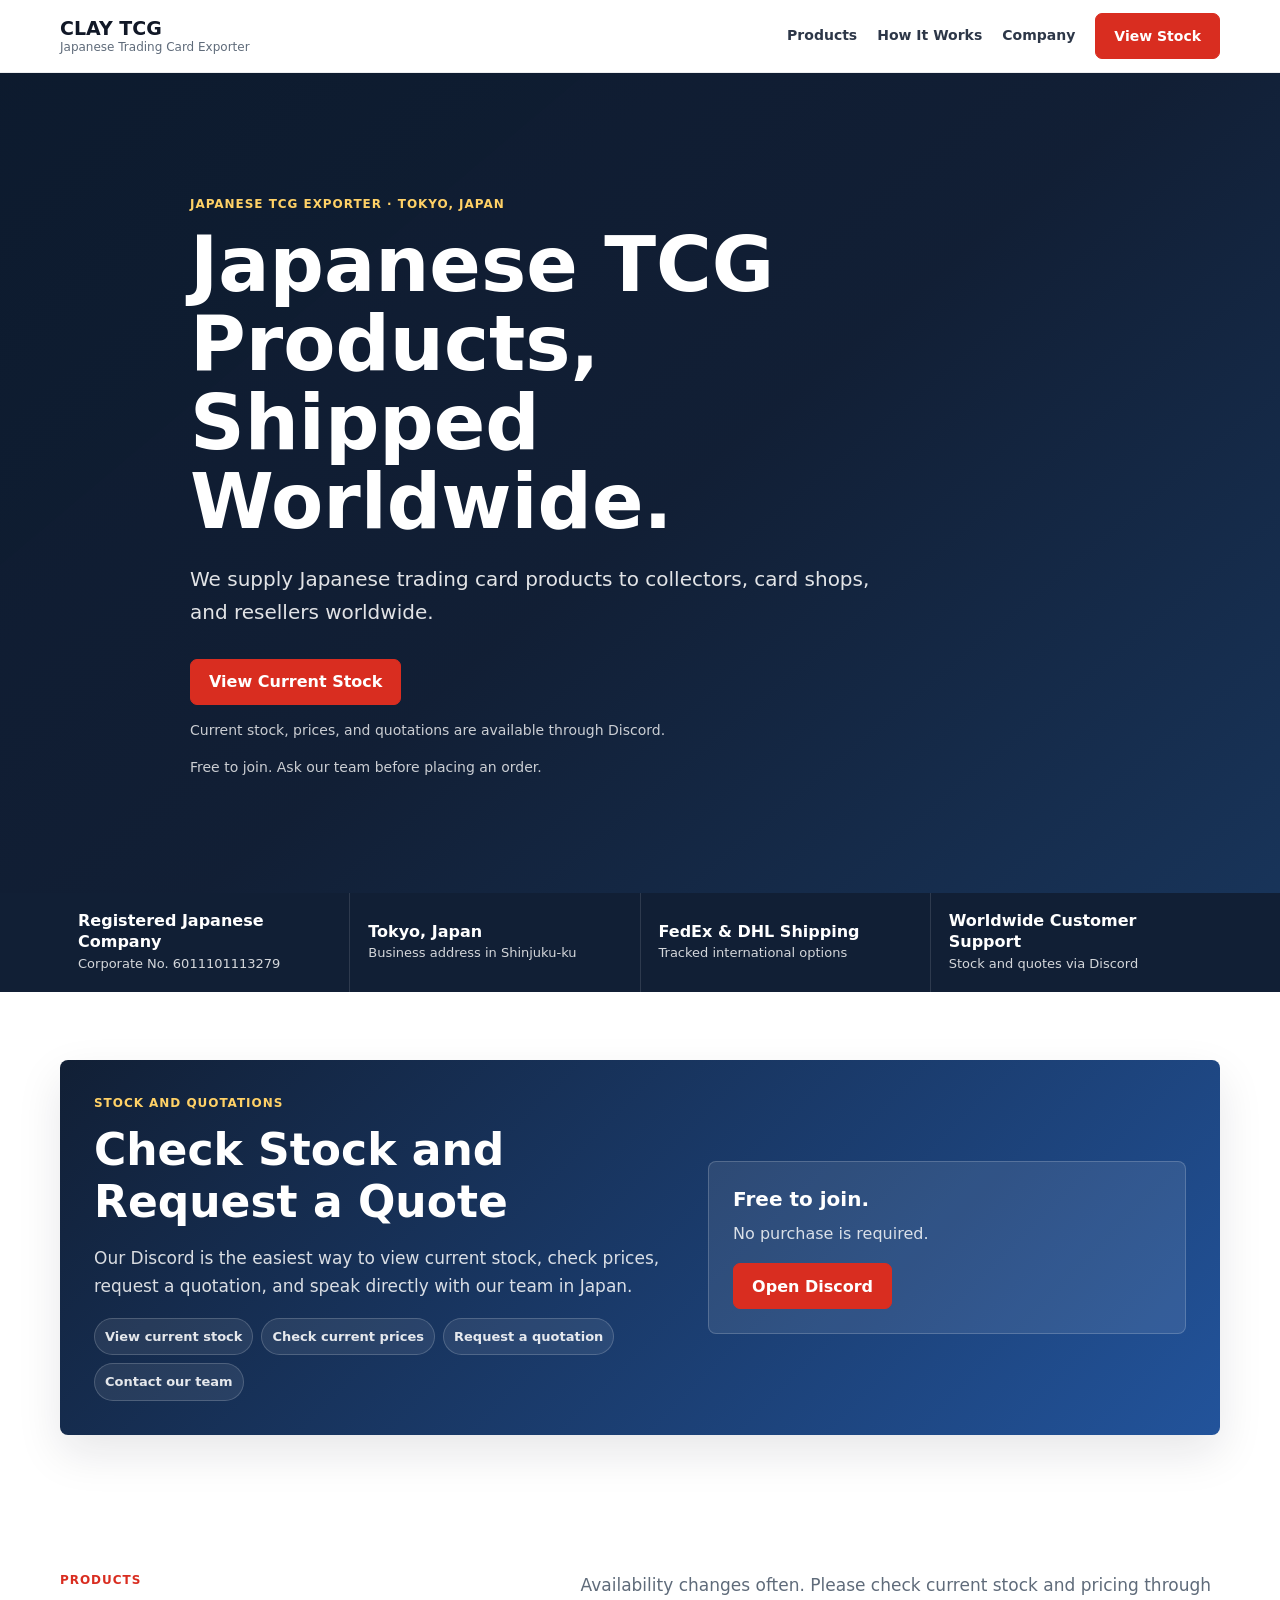
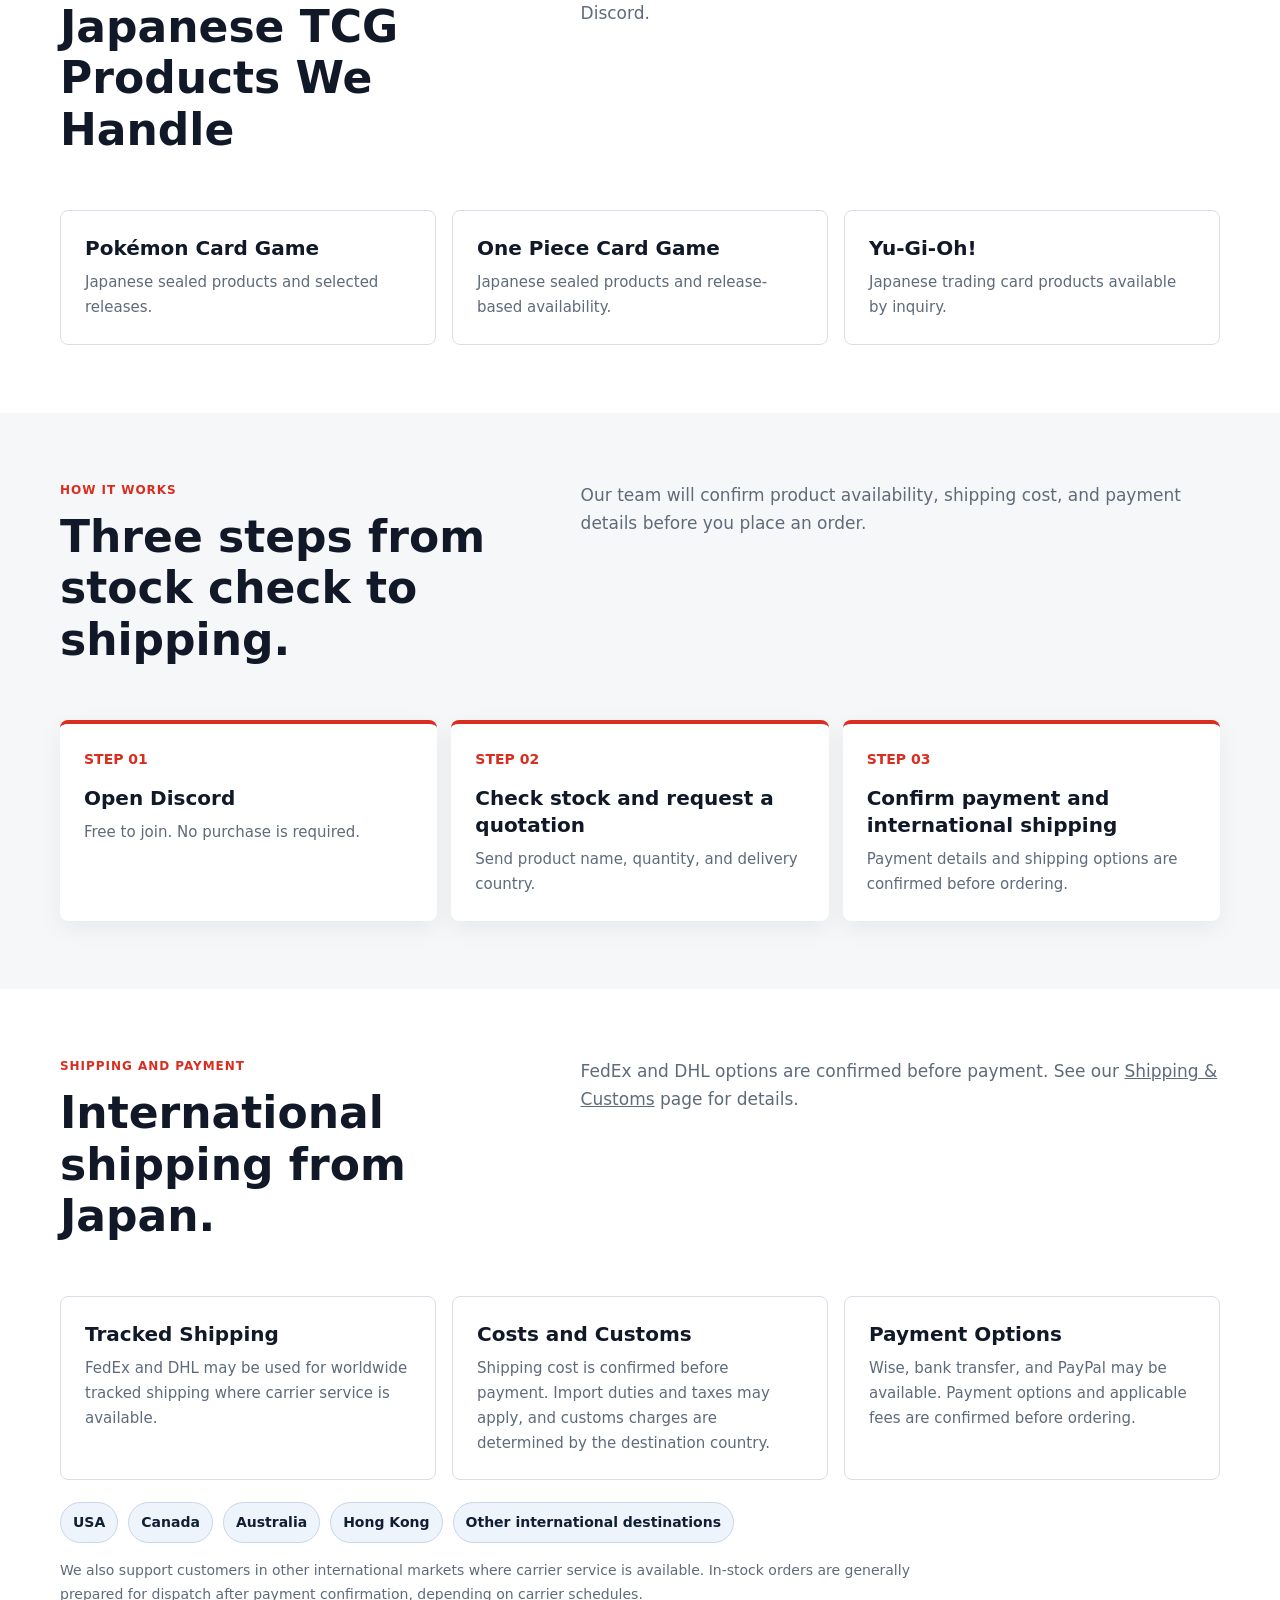
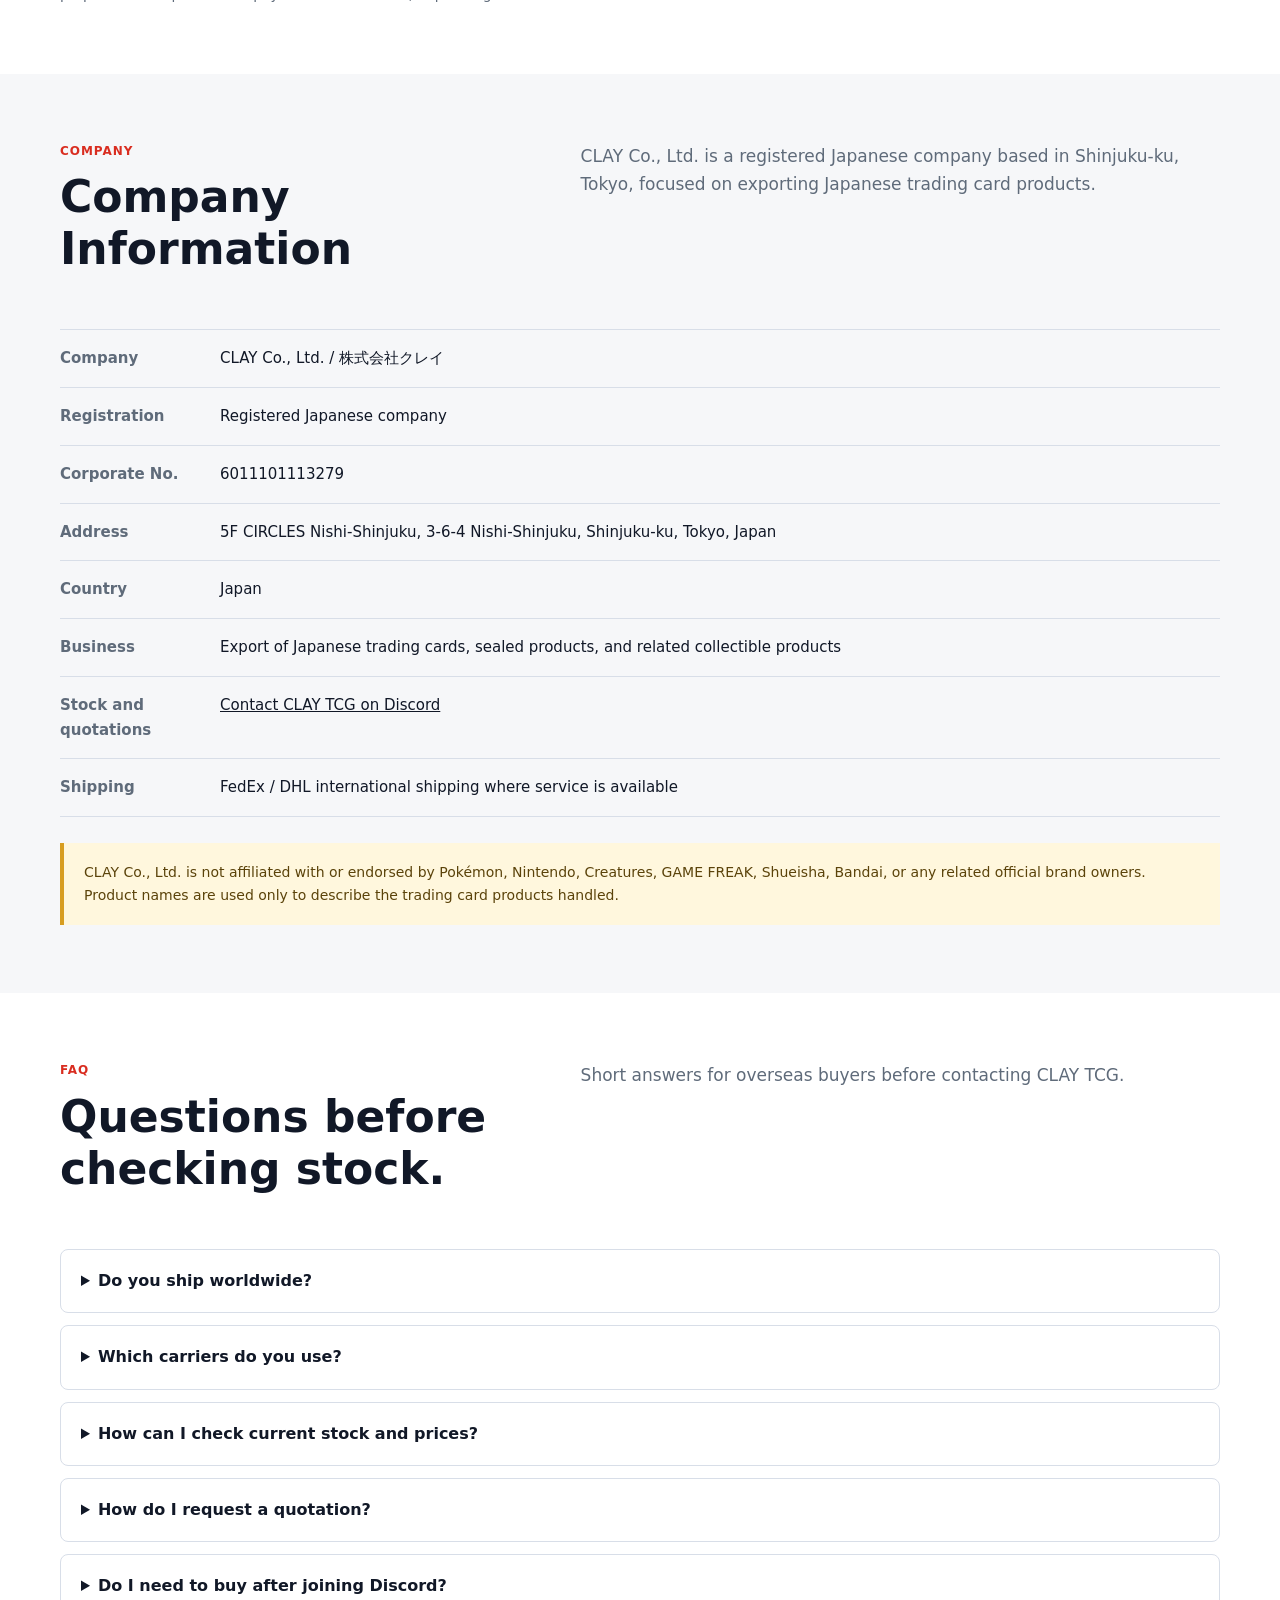
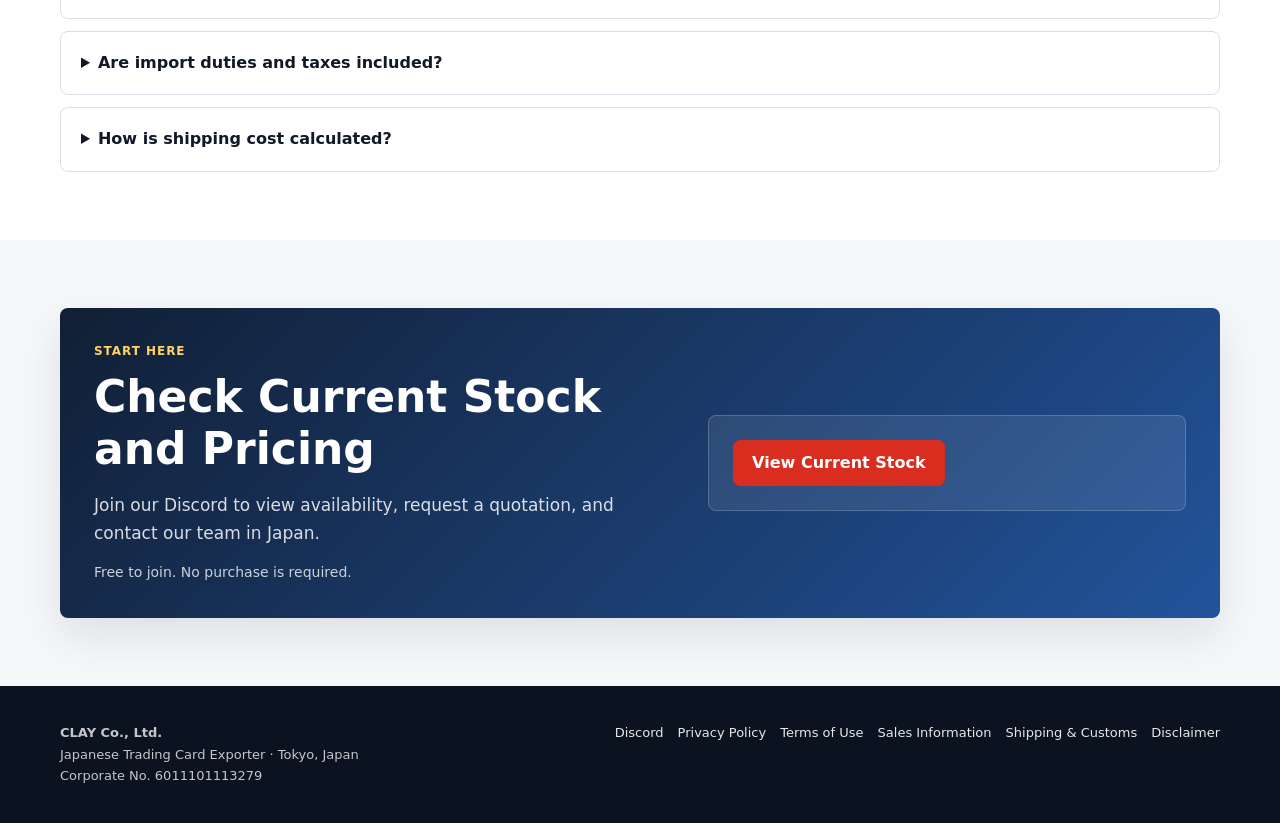
<file: index.html>
<!doctype html>
<html lang="en">
  <head>
    <meta charset="utf-8" />
    <meta name="viewport" content="width=device-width, initial-scale=1" />
    <title>CLAY TCG | Japanese Trading Card Products Shipped Worldwide</title>
    <meta
      name="description"
      content="Source Japanese Pokémon, One Piece, and Yu-Gi-Oh! trading card products from a registered Japan-based company. Check current stock and request quotes through Discord."
    />
    <link rel="canonical" href="https://claytcg.com/" />
    <meta property="og:type" content="website" />
    <meta property="og:title" content="CLAY TCG | Japanese Trading Card Products Shipped Worldwide" />
    <meta
      property="og:description"
      content="Source Japanese Pokémon, One Piece, and Yu-Gi-Oh! trading card products from a registered Japan-based company. Check current stock and request quotes through Discord."
    />
    <meta property="og:url" content="https://claytcg.com/" />
    <meta name="twitter:card" content="summary_large_image" />
    <link
      rel="icon"
      href='data:image/svg+xml,<svg xmlns="http://www.w3.org/2000/svg" viewBox="0 0 64 64"><rect width="64" height="64" rx="10" fill="%230f172a"/><path d="M16 18h32v28H16z" fill="%23ffffff"/><path d="M22 24h20M22 32h20M22 40h12" stroke="%23d92d20" stroke-width="4" stroke-linecap="round"/></svg>'
    />
    <style>
      :root {
        color-scheme: light;
        --ink: #111827;
        --muted: #5f6b7a;
        --soft: #f6f7f9;
        --paper: #ffffff;
        --line: #d8dee8;
        --navy: #111f35;
        --accent: #d92d20;
        --gold: #d79d20;
        --blue: #2459a6;
        --shadow: 0 18px 45px rgba(17, 24, 39, 0.1);
      }

      * {
        box-sizing: border-box;
      }

      html {
        scroll-behavior: smooth;
        scroll-padding-top: 86px;
      }

      body {
        margin: 0;
        font-family:
          Inter, ui-sans-serif, system-ui, -apple-system, BlinkMacSystemFont,
          "Segoe UI", "Hiragino Sans", "Yu Gothic", "Noto Sans JP", sans-serif;
        color: var(--ink);
        background: var(--paper);
        line-height: 1.65;
      }

      a {
        color: inherit;
      }

      img {
        max-width: 100%;
      }

      .site-header {
        position: sticky;
        top: 0;
        z-index: 20;
        border-bottom: 1px solid rgba(17, 31, 53, 0.08);
        background: rgba(255, 255, 255, 0.94);
        backdrop-filter: blur(18px);
      }

      .nav {
        width: min(1160px, calc(100% - 40px));
        min-height: 72px;
        margin: 0 auto;
        display: flex;
        align-items: center;
        justify-content: space-between;
        gap: 22px;
      }

      .brand {
        display: grid;
        gap: 0;
        text-decoration: none;
        line-height: 1.2;
      }

      .brand strong {
        font-size: 19px;
        letter-spacing: 0;
      }

      .brand span {
        color: var(--muted);
        font-size: 12px;
      }

      .nav-links {
        display: flex;
        align-items: center;
        gap: 20px;
        color: #2d3748;
        font-size: 14px;
        font-weight: 700;
      }

      .nav-links a {
        text-decoration: none;
      }

      .button {
        min-height: 46px;
        display: inline-flex;
        align-items: center;
        justify-content: center;
        gap: 8px;
        padding: 11px 18px;
        border: 1px solid var(--navy);
        border-radius: 7px;
        color: var(--navy);
        background: transparent;
        text-decoration: none;
        font-weight: 800;
        line-height: 1.2;
      }

      .button-primary {
        border-color: var(--accent);
        color: var(--paper);
        background: var(--accent);
      }

      .button-dark {
        border-color: var(--navy);
        color: var(--paper);
        background: var(--navy);
      }

      .hero {
        position: relative;
        overflow: hidden;
        color: var(--paper);
        background:
          linear-gradient(140deg, rgba(13, 26, 46, 0.98) 0%, rgba(17, 31, 53, 0.96) 52%, rgba(24, 53, 91, 0.96) 100%),
          var(--navy);
      }

      .hero-inner {
        width: min(1160px, calc(100% - 40px));
        margin: 0 auto;
        display: grid;
        grid-template-columns: minmax(0, 0.95fr) minmax(320px, 0.78fr);
        gap: 44px;
        align-items: center;
        padding: 54px 0 46px;
      }

      .hero-inner-single {
        grid-template-columns: 1fr;
        max-width: 900px;
      }

      .hero-content {
        max-width: 760px;
      }

      .eyebrow,
      .label {
        margin: 0 0 10px;
        color: var(--accent);
        font-size: 12px;
        font-weight: 900;
        letter-spacing: 0.08em;
        text-transform: uppercase;
      }

      .hero .eyebrow {
        color: #ffd166;
      }

      h1,
      h2,
      h3,
      p {
        margin-top: 0;
      }

      h1 {
        max-width: 790px;
        margin-bottom: 22px;
        font-size: clamp(42px, 7vw, 76px);
        line-height: 1.04;
        letter-spacing: 0;
      }

      h2 {
        margin-bottom: 16px;
        font-size: clamp(28px, 4.4vw, 44px);
        line-height: 1.18;
        letter-spacing: 0;
      }

      h3 {
        margin-bottom: 8px;
        font-size: 20px;
        line-height: 1.35;
      }

      .hero-copy {
        max-width: 700px;
        margin-bottom: 0;
        color: rgba(255, 255, 255, 0.88);
        font-size: clamp(16px, 2vw, 20px);
      }

      .actions {
        display: flex;
        flex-wrap: wrap;
        gap: 12px;
        margin-top: 30px;
      }

      .microcopy {
        margin: 14px 0 0;
        color: rgba(255, 255, 255, 0.78);
        font-size: 14px;
      }

      .proof-bar {
        background: var(--navy);
      }

      .proof-row {
        width: min(1160px, calc(100% - 40px));
        margin: 0 auto;
        display: grid;
        grid-template-columns: repeat(4, 1fr);
        gap: 1px;
        background: rgba(255, 255, 255, 0.12);
      }

      .proof-item {
        min-height: 88px;
        display: grid;
        align-content: center;
        padding: 18px;
        color: rgba(255, 255, 255, 0.82);
        background: var(--navy);
        font-size: 13px;
      }

      .proof-item strong {
        display: block;
        color: var(--paper);
        font-size: 16px;
        line-height: 1.3;
      }

      section {
        padding: 68px 0;
      }

      .section-alt {
        background: var(--soft);
      }

      .container {
        width: min(1160px, calc(100% - 40px));
        margin: 0 auto;
      }

      .section-head {
        display: grid;
        grid-template-columns: minmax(230px, 0.85fr) minmax(0, 1.15fr);
        gap: 48px;
        align-items: start;
        margin-bottom: 38px;
      }

      .lead {
        margin-bottom: 0;
        color: var(--muted);
        font-size: 17px;
      }

      .grid-3,
      .grid-4 {
        display: grid;
        gap: 16px;
      }

      .grid-3 {
        grid-template-columns: repeat(3, 1fr);
      }

      .grid-4 {
        grid-template-columns: repeat(4, 1fr);
      }

      .card {
        min-height: 100%;
        padding: 24px;
        border: 1px solid var(--line);
        border-radius: 8px;
        background: var(--paper);
      }

      .card p,
      .step p,
      .faq p {
        margin-bottom: 0;
        color: var(--muted);
        font-size: 15px;
      }

      .product-list,
      .plain-list {
        display: grid;
        gap: 9px;
        margin: 16px 0 0;
        padding: 0;
        list-style: none;
      }

      .product-list li,
      .plain-list li {
        position: relative;
        padding-left: 18px;
        color: var(--muted);
        font-size: 15px;
      }

      .product-list li::before,
      .plain-list li::before {
        content: "";
        position: absolute;
        top: 0.72em;
        left: 0;
        width: 7px;
        height: 7px;
        border-radius: 999px;
        background: var(--accent);
      }

      .feature {
        display: grid;
        grid-template-columns: 42px 1fr;
        gap: 14px;
        align-items: start;
      }

      .mark {
        width: 42px;
        height: 42px;
        display: grid;
        place-items: center;
        border-radius: 8px;
        color: var(--paper);
        background: var(--navy);
        font-weight: 900;
      }

      .steps {
        display: grid;
        grid-template-columns: repeat(3, 1fr);
        gap: 14px;
      }

      .step {
        padding: 24px;
        border-top: 4px solid var(--accent);
        border-radius: 8px;
        background: var(--paper);
        box-shadow: 0 8px 24px rgba(17, 24, 39, 0.06);
      }

      .step strong {
        display: block;
        margin-bottom: 14px;
        color: var(--accent);
        font-size: 14px;
        font-weight: 900;
      }

      .discord-panel,
      .cta-panel {
        display: grid;
        grid-template-columns: minmax(0, 1.1fr) minmax(300px, 0.9fr);
        gap: 30px;
        align-items: center;
        padding: 34px;
        border-radius: 8px;
        color: var(--paper);
        background:
          linear-gradient(135deg, rgba(17, 31, 53, 0.98), rgba(36, 89, 166, 0.9)),
          var(--navy);
        box-shadow: var(--shadow);
      }

      .discord-panel .lead,
      .cta-panel .lead {
        color: rgba(255, 255, 255, 0.84);
      }

      .discord-panel .label,
      .cta-panel .label {
        color: #ffd166;
      }

      .discord-box {
        padding: 24px;
        border: 1px solid rgba(255, 255, 255, 0.18);
        border-radius: 8px;
        background: rgba(255, 255, 255, 0.09);
      }

      .discord-box p {
        color: rgba(255, 255, 255, 0.82);
      }

      .discord-pills {
        display: flex;
        flex-wrap: wrap;
        gap: 8px;
        margin-top: 18px;
      }

      .discord-pills span {
        padding: 7px 10px;
        border: 1px solid rgba(255, 255, 255, 0.18);
        border-radius: 999px;
        color: rgba(255, 255, 255, 0.88);
        background: rgba(255, 255, 255, 0.08);
        font-size: 13px;
        font-weight: 800;
      }

      .countries {
        display: flex;
        flex-wrap: wrap;
        gap: 10px;
        margin-top: 22px;
      }

      .chip {
        padding: 8px 12px;
        border: 1px solid #c9d6e8;
        border-radius: 999px;
        color: var(--navy);
        background: #eef4fb;
        font-size: 14px;
        font-weight: 800;
      }

      .small-note {
        max-width: 860px;
        margin: 16px 0 0;
        color: var(--muted);
        font-size: 14px;
      }

      .notice {
        margin-top: 26px;
        padding: 18px 20px;
        border-left: 4px solid var(--gold);
        color: #5b430a;
        background: #fff7dd;
        font-size: 14px;
      }

      .faq-list {
        display: grid;
        gap: 12px;
      }

      details.faq {
        border: 1px solid var(--line);
        border-radius: 8px;
        background: var(--paper);
      }

      .faq summary {
        cursor: pointer;
        padding: 18px 20px;
        font-weight: 900;
      }

      .faq p {
        padding: 0 20px 20px;
      }

      .company-table {
        width: 100%;
        border-collapse: collapse;
        border-top: 1px solid var(--line);
      }

      .company-table th,
      .company-table td {
        padding: 16px 0;
        border-bottom: 1px solid var(--line);
        text-align: left;
        vertical-align: top;
        font-size: 15px;
      }

      .company-table th {
        width: 160px;
        color: var(--muted);
      }

      .site-footer {
        padding: 36px 0;
        color: rgba(255, 255, 255, 0.76);
        background: #0b1220;
        font-size: 13px;
      }

      .footer-inner {
        width: min(1160px, calc(100% - 40px));
        margin: 0 auto;
        display: grid;
        grid-template-columns: 1fr auto;
        gap: 20px;
      }

      .footer-links {
        display: flex;
        flex-wrap: wrap;
        gap: 14px;
        justify-content: flex-end;
      }

      .footer-links a {
        color: rgba(255, 255, 255, 0.9);
        text-decoration: none;
      }

      :focus-visible {
        outline: 3px solid #ffd166;
        outline-offset: 3px;
      }

      @media (max-width: 900px) {
        .nav {
          width: min(100% - 28px, 1160px);
        }

        .nav-links a:not(.button) {
          display: none;
        }

        .hero {
          background:
            linear-gradient(150deg, rgba(13, 26, 46, 0.98) 0%, rgba(17, 31, 53, 0.96) 100%),
            var(--navy);
        }

        .hero-inner,
        .container,
        .proof-row,
        .footer-inner {
          width: min(100% - 28px, 1160px);
        }

        .hero-inner {
          grid-template-columns: 1fr;
          padding: 48px 0 36px;
        }

        section {
          padding: 58px 0;
        }

        .section-head,
        .discord-panel,
        .cta-panel,
        .footer-inner {
          grid-template-columns: 1fr;
          gap: 24px;
        }

        .proof-row,
        .grid-3,
        .grid-4,
        .steps {
          grid-template-columns: 1fr;
        }

        .footer-links {
          justify-content: flex-start;
        }

      }

      @media (max-width: 520px) {
        .brand strong {
          font-size: 17px;
        }

        .nav-links .button {
          padding-inline: 12px;
          font-size: 13px;
        }

        h1 {
          font-size: 36px;
        }

        .discord-panel,
        .cta-panel {
          padding: 24px;
        }

        .company-table th,
        .company-table td {
          display: block;
          width: 100%;
          padding: 10px 0;
        }

        .company-table th {
          padding-top: 18px;
          border-bottom: 0;
        }
      }
    </style>
    <script type="application/ld+json">
      {
        "@context": "https://schema.org",
        "@graph": [
          {
            "@type": "Organization",
            "name": "CLAY Co., Ltd.",
            "alternateName": "株式会社クレイ",
            "url": "https://claytcg.com/",
            "identifier": "6011101113279",
            "address": {
              "@type": "PostalAddress",
              "streetAddress": "5F CIRCLES Nishi-Shinjuku, 3-6-4 Nishi-Shinjuku",
              "addressLocality": "Shinjuku-ku",
              "addressRegion": "Tokyo",
              "addressCountry": "JP"
            },
            "sameAs": ["https://discord.gg/UNxmMVdYY"]
          },
          {
            "@type": "WebSite",
            "name": "CLAY TCG",
            "url": "https://claytcg.com/"
          },
          {
            "@type": "FAQPage",
            "mainEntity": [
              {
                "@type": "Question",
                "name": "How can I check current stock and prices?",
                "acceptedAnswer": {
                  "@type": "Answer",
                  "text": "Open Discord to view current stock, check prices, and ask the CLAY TCG team in Japan."
                }
              },
              {
                "@type": "Question",
                "name": "Which carriers do you use?",
                "acceptedAnswer": {
                  "@type": "Answer",
                  "text": "CLAY Co., Ltd. ships internationally from Japan using FedEx and DHL where service is available."
                }
              },
              {
                "@type": "Question",
                "name": "Do I need to buy after joining Discord?",
                "acceptedAnswer": {
                  "@type": "Answer",
                  "text": "No. Joining Discord is free and does not require a purchase."
                }
              }
            ]
          }
        ]
      }
    </script>
  </head>
  <body>
    <header class="site-header">
      <nav class="nav" aria-label="Primary navigation">
        <a class="brand" href="#top" aria-label="CLAY TCG home">
          <strong>CLAY TCG</strong>
          <span>Japanese Trading Card Exporter</span>
        </a>
        <div class="nav-links">
          <a href="#products">Products</a>
          <a href="#how">How It Works</a>
          <a href="#company">Company</a>
          <a class="button button-primary" href="https://discord.gg/UNxmMVdYY" data-discord-link data-event="discord_click_header" aria-label="View current CLAY TCG stock on Discord">View Stock</a>
        </div>
      </nav>
    </header>

    <main>
      <section id="top" class="hero">
        <div class="hero-inner hero-inner-single">
          <div class="hero-content">
            <p class="eyebrow">Japanese TCG Exporter · Tokyo, Japan</p>
            <h1>Japanese TCG Products, Shipped Worldwide.</h1>
            <p class="hero-copy">
              We supply Japanese trading card products to collectors, card shops, and resellers worldwide.
            </p>
            <div class="actions">
              <a class="button button-primary" href="https://discord.gg/UNxmMVdYY" data-discord-link data-event="discord_click_hero" aria-label="View current CLAY TCG stock on Discord">View Current Stock</a>
            </div>
            <p class="microcopy">Current stock, prices, and quotations are available through Discord.</p>
            <p class="microcopy">Free to join. Ask our team before placing an order.</p>
          </div>
        </div>
      </section>

      <div class="proof-bar" aria-label="CLAY TCG trust indicators">
        <div class="proof-row">
          <div class="proof-item"><strong>Registered Japanese Company</strong>Corporate No. 6011101113279</div>
          <div class="proof-item"><strong>Tokyo, Japan</strong>Business address in Shinjuku-ku</div>
          <div class="proof-item"><strong>FedEx &amp; DHL Shipping</strong>Tracked international options</div>
          <div class="proof-item"><strong>Worldwide Customer Support</strong>Stock and quotes via Discord</div>
        </div>
      </div>

      <section id="discord">
        <div class="container">
          <div class="discord-panel">
            <div>
              <p class="label">Stock and Quotations</p>
              <h2>Check Stock and Request a Quote</h2>
              <p class="lead">
                Our Discord is the easiest way to view current stock, check prices, request a quotation, and speak directly with our team in Japan.
              </p>
              <div class="discord-pills" aria-label="Discord community features">
                <span>View current stock</span>
                <span>Check current prices</span>
                <span>Request a quotation</span>
                <span>Contact our team</span>
              </div>
            </div>
            <div class="discord-box">
              <h3>Free to join.</h3>
              <p>No purchase is required.</p>
              <a class="button button-primary" href="https://discord.gg/UNxmMVdYY" data-discord-link data-event="discord_click_community" aria-label="Open CLAY TCG Discord">Open Discord</a>
            </div>
          </div>
        </div>
      </section>

      <section id="products">
        <div class="container">
          <div class="section-head">
            <div>
              <p class="label">Products</p>
              <h2>Japanese TCG Products We Handle</h2>
            </div>
            <p class="lead">Availability changes often. Please check current stock and pricing through Discord.</p>
          </div>
          <div class="grid-3">
            <article class="card">
              <h3>Pokémon Card Game</h3>
              <p>Japanese sealed products and selected releases.</p>
            </article>
            <article class="card">
              <h3>One Piece Card Game</h3>
              <p>Japanese sealed products and release-based availability.</p>
            </article>
            <article class="card">
              <h3>Yu-Gi-Oh!</h3>
              <p>Japanese trading card products available by inquiry.</p>
            </article>
          </div>
        </div>
      </section>

      <section id="how" class="section-alt">
        <div class="container">
          <div class="section-head">
            <div>
              <p class="label">How It Works</p>
              <h2>Three steps from stock check to shipping.</h2>
            </div>
            <p class="lead">
              Our team will confirm product availability, shipping cost, and payment details before you place an order.
            </p>
          </div>
          <div class="steps">
            <article class="step">
              <strong>STEP 01</strong>
              <h3>Open Discord</h3>
              <p>Free to join. No purchase is required.</p>
            </article>
            <article class="step">
              <strong>STEP 02</strong>
              <h3>Check stock and request a quotation</h3>
              <p>Send product name, quantity, and delivery country.</p>
            </article>
            <article class="step">
              <strong>STEP 03</strong>
              <h3>Confirm payment and international shipping</h3>
              <p>Payment details and shipping options are confirmed before ordering.</p>
            </article>
          </div>
        </div>
      </section>

      <section id="shipping">
        <div class="container">
          <div class="section-head">
            <div>
              <p class="label">Shipping and Payment</p>
              <h2>International shipping from Japan.</h2>
            </div>
            <p class="lead">
              FedEx and DHL options are confirmed before payment. See our <a href="/shipping-customs.html">Shipping &amp; Customs</a> page for details.
            </p>
          </div>
          <div class="grid-3">
            <article class="card">
              <h3>Tracked Shipping</h3>
              <p>FedEx and DHL may be used for worldwide tracked shipping where carrier service is available.</p>
            </article>
            <article class="card">
              <h3>Costs and Customs</h3>
              <p>Shipping cost is confirmed before payment. Import duties and taxes may apply, and customs charges are determined by the destination country.</p>
            </article>
            <article class="card">
              <h3>Payment Options</h3>
              <p>Wise, bank transfer, and PayPal may be available. Payment options and applicable fees are confirmed before ordering.</p>
            </article>
          </div>
          <div class="countries" aria-label="Supported markets">
            <span class="chip">USA</span>
            <span class="chip">Canada</span>
            <span class="chip">Australia</span>
            <span class="chip">Hong Kong</span>
            <span class="chip">Other international destinations</span>
          </div>
          <p class="small-note">We also support customers in other international markets where carrier service is available. In-stock orders are generally prepared for dispatch after payment confirmation, depending on carrier schedules.</p>
        </div>
      </section>

      <section id="company" class="section-alt">
        <div class="container">
          <div class="section-head">
            <div>
              <p class="label">Company</p>
              <h2>Company Information</h2>
            </div>
            <p class="lead">
              CLAY Co., Ltd. is a registered Japanese company based in Shinjuku-ku, Tokyo, focused on exporting Japanese trading card products.
            </p>
          </div>
          <table class="company-table">
            <tbody>
              <tr>
                <th>Company</th>
                <td>CLAY Co., Ltd. / 株式会社クレイ</td>
              </tr>
              <tr>
                <th>Registration</th>
                <td>Registered Japanese company</td>
              </tr>
              <tr>
                <th>Corporate No.</th>
                <td>6011101113279</td>
              </tr>
              <tr>
                <th>Address</th>
                <td>5F CIRCLES Nishi-Shinjuku, 3-6-4 Nishi-Shinjuku, Shinjuku-ku, Tokyo, Japan</td>
              </tr>
              <tr>
                <th>Country</th>
                <td>Japan</td>
              </tr>
              <tr>
                <th>Business</th>
                <td>Export of Japanese trading cards, sealed products, and related collectible products</td>
              </tr>
              <tr>
                <th>Stock and quotations</th>
                <td><a href="https://discord.gg/UNxmMVdYY" data-discord-link data-event="company_information_click">Contact CLAY TCG on Discord</a></td>
              </tr>
              <tr>
                <th>Shipping</th>
                <td>FedEx / DHL international shipping where service is available</td>
              </tr>
            </tbody>
          </table>
          <div class="notice">
            CLAY Co., Ltd. is not affiliated with or endorsed by Pokémon, Nintendo, Creatures, GAME FREAK, Shueisha, Bandai, or any related official brand owners. Product names are used only to describe the trading card products handled.
          </div>
        </div>
      </section>

      <section id="faq">
        <div class="container">
          <div class="section-head">
            <div>
              <p class="label">FAQ</p>
              <h2>Questions before checking stock.</h2>
            </div>
            <p class="lead">Short answers for overseas buyers before contacting CLAY TCG.</p>
          </div>
          <div class="faq-list">
            <details class="faq" data-event="faq_view">
              <summary>Do you ship worldwide?</summary>
              <p>We support many international destinations where FedEx or DHL service is available. Please confirm your delivery country before ordering.</p>
            </details>
            <details class="faq" data-event="faq_view">
              <summary>Which carriers do you use?</summary>
              <p>International shipments are handled through FedEx and DHL where service is available.</p>
            </details>
            <details class="faq" data-event="faq_view">
              <summary>How can I check current stock and prices?</summary>
              <p>Open Discord to view current stock, check prices, and ask our team in Japan.</p>
            </details>
            <details class="faq" data-event="faq_view">
              <summary>How do I request a quotation?</summary>
              <p>Send the product name, quantity, and delivery country through Discord. Our team will confirm availability and shipping cost.</p>
            </details>
            <details class="faq" data-event="faq_view">
              <summary>Do I need to buy after joining Discord?</summary>
              <p>No. Joining Discord is free and does not require a purchase.</p>
            </details>
            <details class="faq" data-event="faq_view">
              <summary>Are import duties and taxes included?</summary>
              <p>Import duties, customs fees, GST, VAT, and local taxes may apply and are generally the buyer's responsibility unless agreed otherwise.</p>
            </details>
            <details class="faq" data-event="faq_view">
              <summary>How is shipping cost calculated?</summary>
              <p>Shipping cost depends on quantity, weight, destination, carton size, and carrier conditions. It is confirmed before ordering.</p>
            </details>
          </div>
        </div>
      </section>

      <section class="section-alt">
        <div class="container">
          <div class="cta-panel">
            <div>
              <p class="label">Start Here</p>
              <h2>Check Current Stock and Pricing</h2>
              <p class="lead">
                Join our Discord to view availability, request a quotation, and contact our team in Japan.
              </p>
              <p class="microcopy">Free to join. No purchase is required.</p>
            </div>
            <div class="discord-box">
              <a class="button button-primary" href="https://discord.gg/UNxmMVdYY" data-discord-link data-event="discord_click_footer" aria-label="View current CLAY TCG stock on Discord">View Current Stock</a>
            </div>
          </div>
        </div>
      </section>
    </main>

    <footer class="site-footer">
      <div class="footer-inner">
        <div>
          <strong>CLAY Co., Ltd.</strong><br />
          Japanese Trading Card Exporter · Tokyo, Japan<br />
          Corporate No. 6011101113279
        </div>
        <div class="footer-links" aria-label="Footer links">
          <a href="https://discord.gg/UNxmMVdYY" data-discord-link data-event="discord_click_footer">Discord</a>
          <a href="/privacy.html">Privacy Policy</a>
          <a href="/terms.html">Terms of Use</a>
          <a href="/commercial-transaction.html">Sales Information</a>
          <a href="/shipping-customs.html">Shipping &amp; Customs</a>
          <a href="/disclaimer.html">Disclaimer</a>
        </div>
      </div>
    </footer>

    <script>
      const DISCORD_URL = "https://discord.gg/UNxmMVdYY";
      const track = (eventName, details = {}) => {
        window.dataLayer = window.dataLayer || [];
        window.dataLayer.push({ event: eventName, ...details });
        if (typeof window.gtag === "function") window.gtag("event", eventName, details);
        if (typeof window.fbq === "function") window.fbq("trackCustom", eventName, details);
      };

      document.querySelectorAll("[data-discord-link]").forEach((link) => {
        link.href = DISCORD_URL;
        link.target = "_blank";
        link.rel = "noopener noreferrer";
        link.addEventListener("click", () => {
          track(link.dataset.event || "discord_click", { location: link.textContent.trim() });
        });
      });

      document.querySelectorAll("[data-event]").forEach((item) => {
        if (item.matches("[data-discord-link]")) return;
        item.addEventListener("click", () => track(item.dataset.event));
      });

      document.querySelectorAll("details.faq").forEach((item) => {
        item.addEventListener("toggle", () => {
          if (item.open) track("faq_view", { question: item.querySelector("summary").textContent.trim() });
        });
      });

      const sentDepths = new Set();
      window.addEventListener(
        "scroll",
        () => {
          const scrollable = document.documentElement.scrollHeight - window.innerHeight;
          if (scrollable <= 0) return;
          const depth = Math.round((window.scrollY / scrollable) * 100);
          [25, 50, 75, 90].forEach((mark) => {
            if (depth >= mark && !sentDepths.has(mark)) {
              sentDepths.add(mark);
              track("scroll_depth", { percent: mark });
            }
          });
        },
        { passive: true },
      );
    </script>
  </body>
</html>
</file>
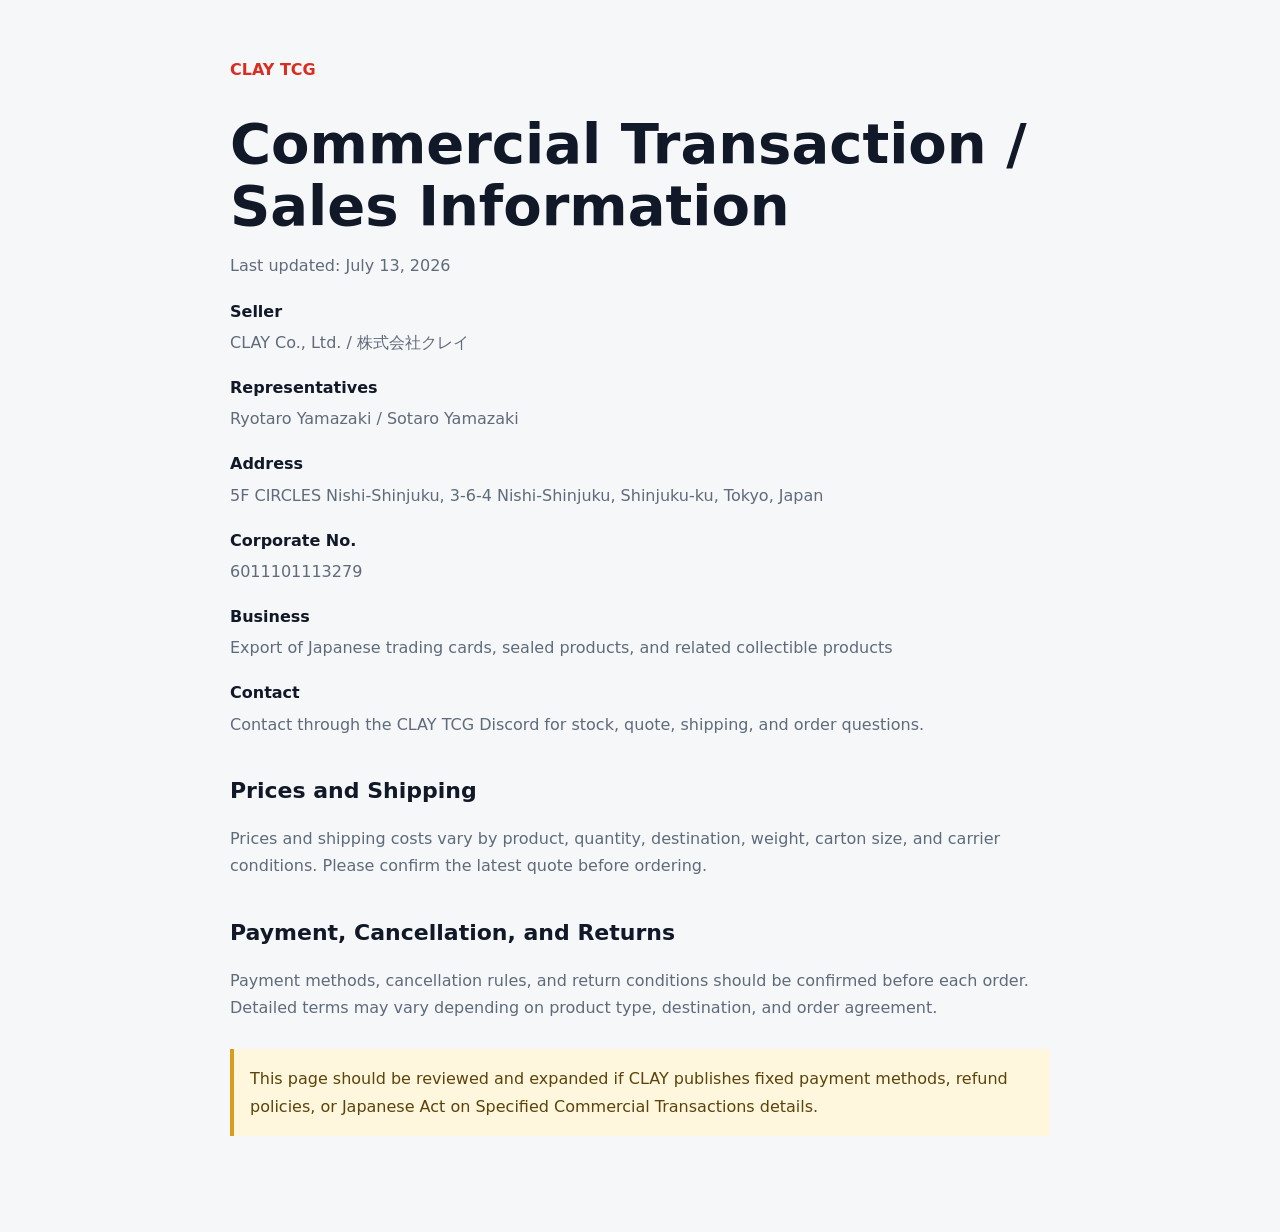
<file: commercial-transaction.html>
<!doctype html>
<html lang="en">
  <head>
    <meta charset="utf-8" />
    <meta name="viewport" content="width=device-width, initial-scale=1" />
    <title>Commercial Transaction Information | CLAY TCG</title>
    <meta name="description" content="Commercial transaction and sales information for CLAY Co., Ltd." />
    <link rel="canonical" href="https://claytcg.com/commercial-transaction.html" />
    <link rel="stylesheet" href="/legal.css" />
  </head>
  <body>
    <main class="legal">
      <a href="/" class="back">CLAY TCG</a>
      <h1>Commercial Transaction / Sales Information</h1>
      <p>Last updated: July 13, 2026</p>
      <dl>
        <dt>Seller</dt>
        <dd>CLAY Co., Ltd. / 株式会社クレイ</dd>
        <dt>Representatives</dt>
        <dd>Ryotaro Yamazaki / Sotaro Yamazaki</dd>
        <dt>Address</dt>
        <dd>5F CIRCLES Nishi-Shinjuku, 3-6-4 Nishi-Shinjuku, Shinjuku-ku, Tokyo, Japan</dd>
        <dt>Corporate No.</dt>
        <dd>6011101113279</dd>
        <dt>Business</dt>
        <dd>Export of Japanese trading cards, sealed products, and related collectible products</dd>
        <dt>Contact</dt>
        <dd>Contact through the CLAY TCG Discord for stock, quote, shipping, and order questions.</dd>
      </dl>
      <h2>Prices and Shipping</h2>
      <p>Prices and shipping costs vary by product, quantity, destination, weight, carton size, and carrier conditions. Please confirm the latest quote before ordering.</p>
      <h2>Payment, Cancellation, and Returns</h2>
      <p>Payment methods, cancellation rules, and return conditions should be confirmed before each order. Detailed terms may vary depending on product type, destination, and order agreement.</p>
      <p class="note">This page should be reviewed and expanded if CLAY publishes fixed payment methods, refund policies, or Japanese Act on Specified Commercial Transactions details.</p>
    </main>
  </body>
</html>
</file>
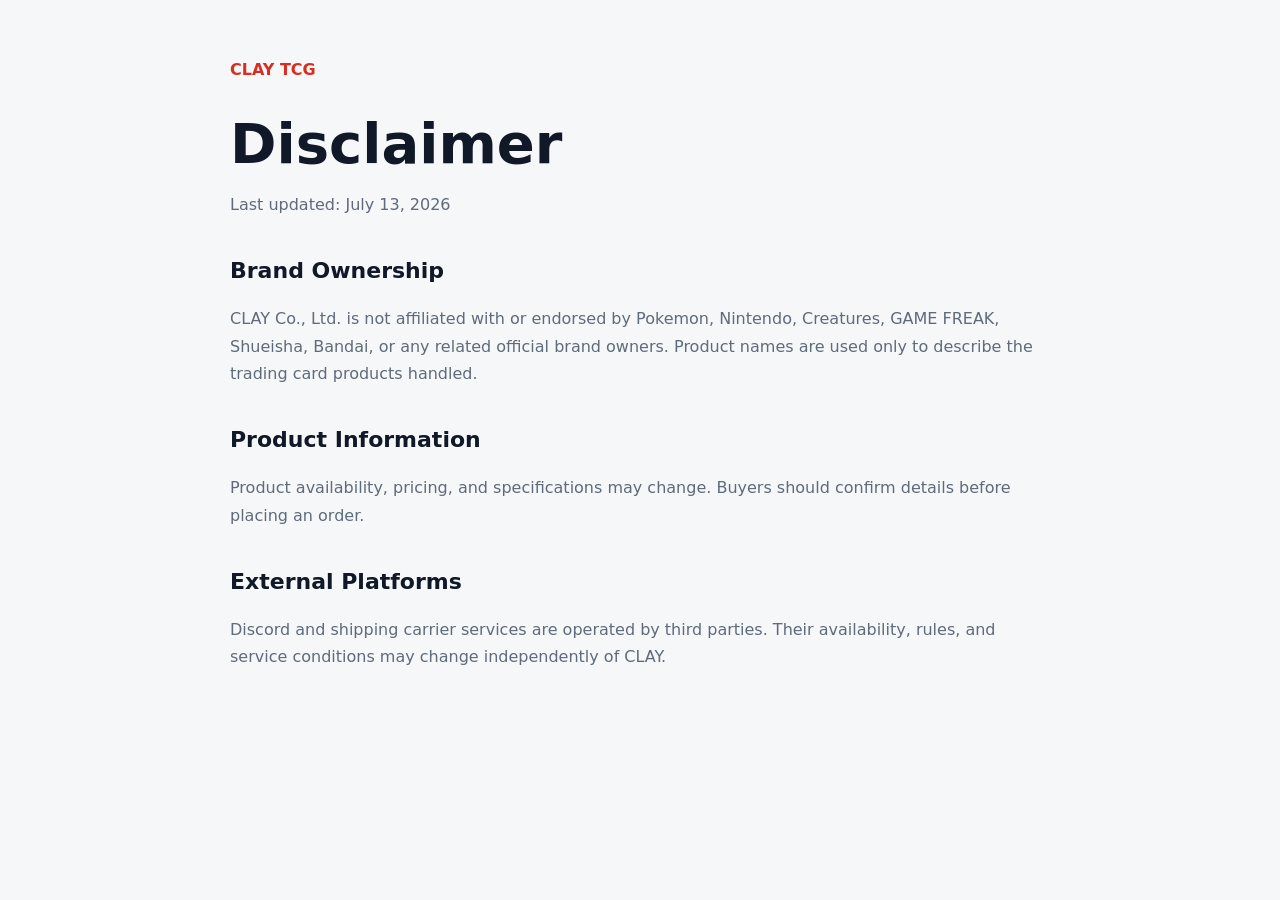
<file: disclaimer.html>
<!doctype html>
<html lang="en">
  <head>
    <meta charset="utf-8" />
    <meta name="viewport" content="width=device-width, initial-scale=1" />
    <title>Disclaimer | CLAY TCG</title>
    <meta name="description" content="Disclaimer and brand ownership notice for CLAY TCG." />
    <link rel="canonical" href="https://claytcg.com/disclaimer.html" />
    <link rel="stylesheet" href="/legal.css" />
  </head>
  <body>
    <main class="legal">
      <a href="/" class="back">CLAY TCG</a>
      <h1>Disclaimer</h1>
      <p>Last updated: July 13, 2026</p>
      <h2>Brand Ownership</h2>
      <p>CLAY Co., Ltd. is not affiliated with or endorsed by Pokemon, Nintendo, Creatures, GAME FREAK, Shueisha, Bandai, or any related official brand owners. Product names are used only to describe the trading card products handled.</p>
      <h2>Product Information</h2>
      <p>Product availability, pricing, and specifications may change. Buyers should confirm details before placing an order.</p>
      <h2>External Platforms</h2>
      <p>Discord and shipping carrier services are operated by third parties. Their availability, rules, and service conditions may change independently of CLAY.</p>
    </main>
  </body>
</html>
</file>
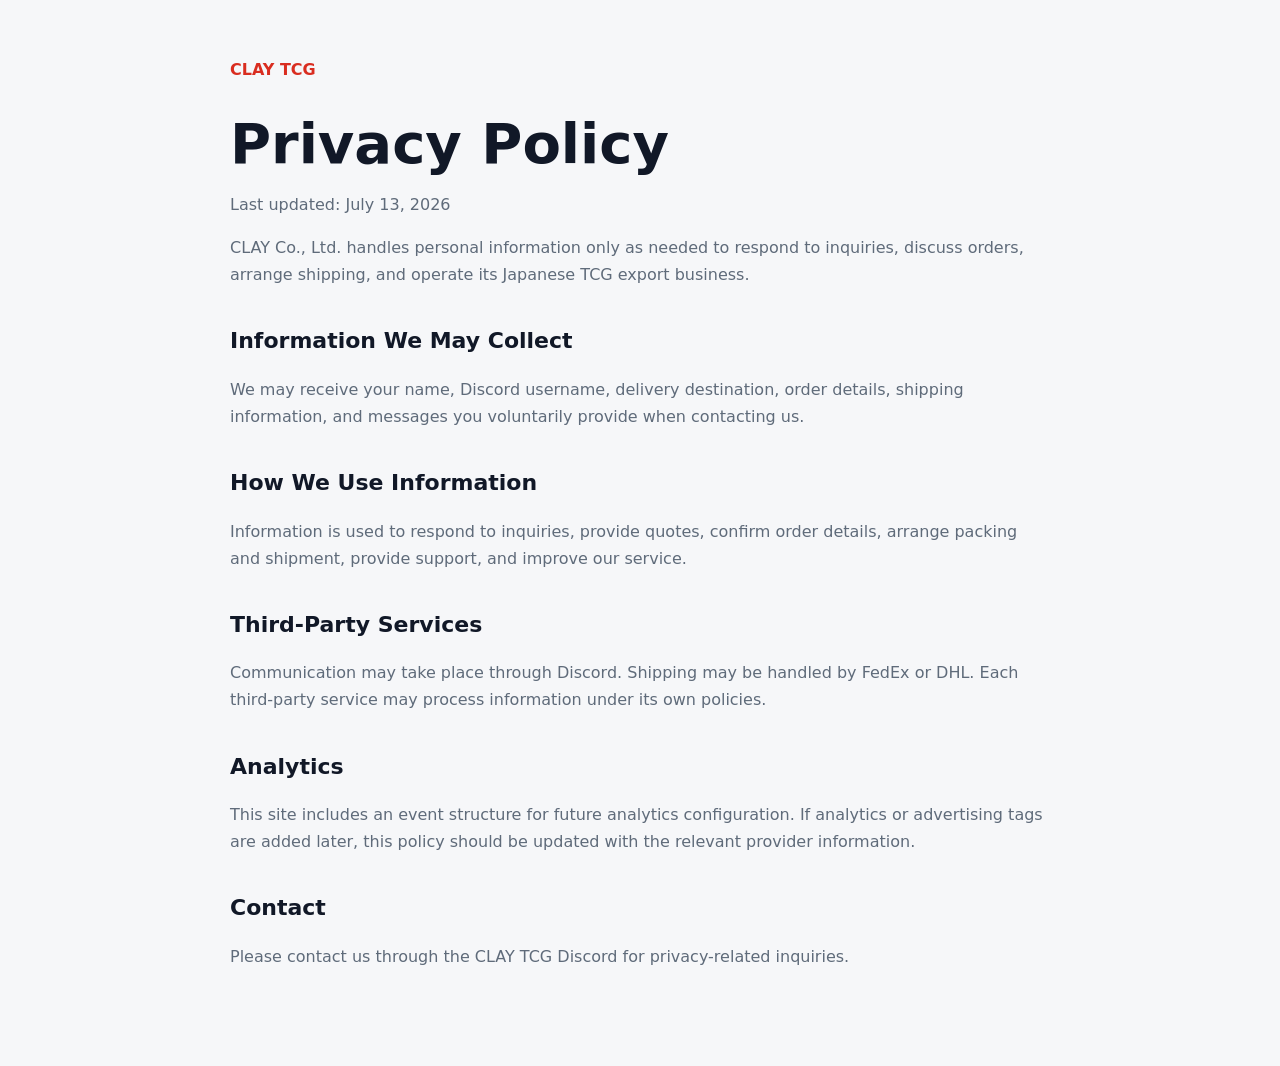
<file: privacy.html>
<!doctype html>
<html lang="en">
  <head>
    <meta charset="utf-8" />
    <meta name="viewport" content="width=device-width, initial-scale=1" />
    <title>Privacy Policy | CLAY TCG</title>
    <meta name="description" content="Privacy Policy for CLAY Co., Ltd. and CLAY TCG." />
    <link rel="canonical" href="https://claytcg.com/privacy.html" />
    <link rel="stylesheet" href="/legal.css" />
  </head>
  <body>
    <main class="legal">
      <a href="/" class="back">CLAY TCG</a>
      <h1>Privacy Policy</h1>
      <p>Last updated: July 13, 2026</p>
      <p>CLAY Co., Ltd. handles personal information only as needed to respond to inquiries, discuss orders, arrange shipping, and operate its Japanese TCG export business.</p>
      <h2>Information We May Collect</h2>
      <p>We may receive your name, Discord username, delivery destination, order details, shipping information, and messages you voluntarily provide when contacting us.</p>
      <h2>How We Use Information</h2>
      <p>Information is used to respond to inquiries, provide quotes, confirm order details, arrange packing and shipment, provide support, and improve our service.</p>
      <h2>Third-Party Services</h2>
      <p>Communication may take place through Discord. Shipping may be handled by FedEx or DHL. Each third-party service may process information under its own policies.</p>
      <h2>Analytics</h2>
      <p>This site includes an event structure for future analytics configuration. If analytics or advertising tags are added later, this policy should be updated with the relevant provider information.</p>
      <h2>Contact</h2>
      <p>Please contact us through the CLAY TCG Discord for privacy-related inquiries.</p>
    </main>
  </body>
</html>
</file>
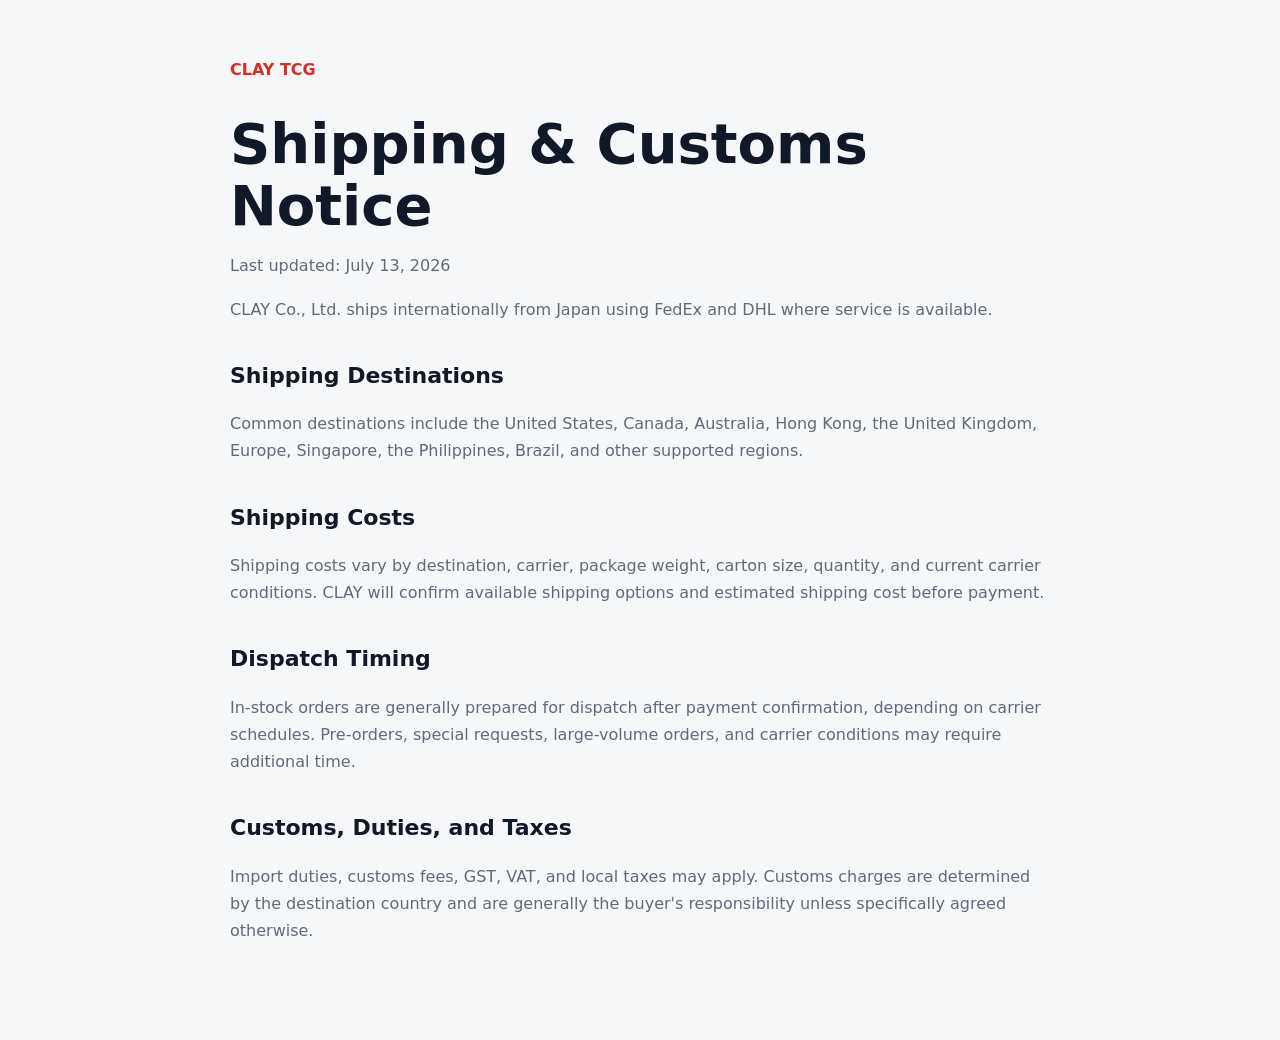
<file: shipping-customs.html>
<!doctype html>
<html lang="en">
  <head>
    <meta charset="utf-8" />
    <meta name="viewport" content="width=device-width, initial-scale=1" />
    <title>Shipping & Customs Notice | CLAY TCG</title>
    <meta name="description" content="Shipping and customs notice for international CLAY TCG buyers." />
    <link rel="canonical" href="https://claytcg.com/shipping-customs.html" />
    <link rel="stylesheet" href="/legal.css" />
  </head>
  <body>
    <main class="legal">
      <a href="/" class="back">CLAY TCG</a>
      <h1>Shipping &amp; Customs Notice</h1>
      <p>Last updated: July 13, 2026</p>
      <p>CLAY Co., Ltd. ships internationally from Japan using FedEx and DHL where service is available.</p>
      <h2>Shipping Destinations</h2>
      <p>Common destinations include the United States, Canada, Australia, Hong Kong, the United Kingdom, Europe, Singapore, the Philippines, Brazil, and other supported regions.</p>
      <h2>Shipping Costs</h2>
      <p>Shipping costs vary by destination, carrier, package weight, carton size, quantity, and current carrier conditions. CLAY will confirm available shipping options and estimated shipping cost before payment.</p>
      <h2>Dispatch Timing</h2>
      <p>In-stock orders are generally prepared for dispatch after payment confirmation, depending on carrier schedules. Pre-orders, special requests, large-volume orders, and carrier conditions may require additional time.</p>
      <h2>Customs, Duties, and Taxes</h2>
      <p>Import duties, customs fees, GST, VAT, and local taxes may apply. Customs charges are determined by the destination country and are generally the buyer's responsibility unless specifically agreed otherwise.</p>
    </main>
  </body>
</html>
</file>
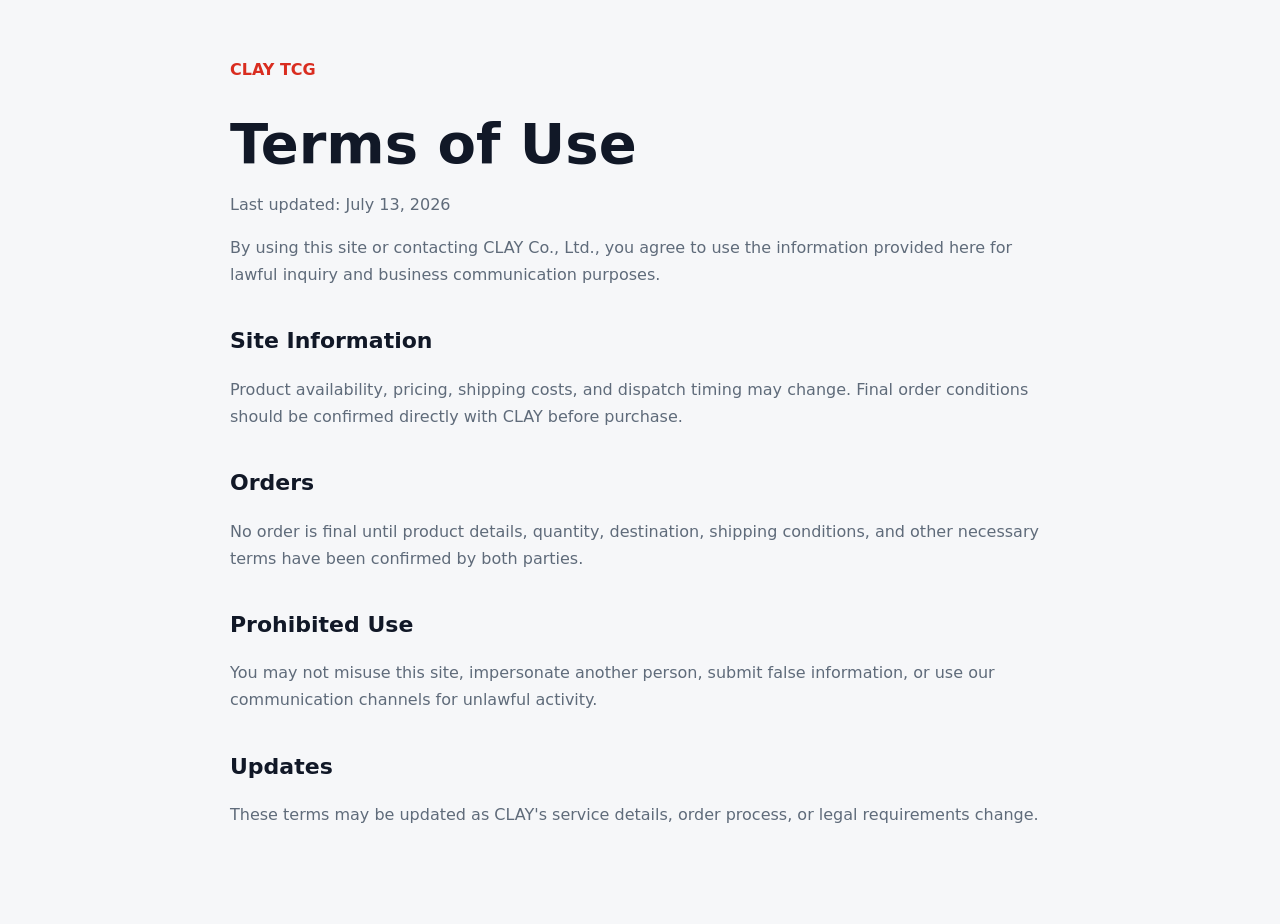
<file: terms.html>
<!doctype html>
<html lang="en">
  <head>
    <meta charset="utf-8" />
    <meta name="viewport" content="width=device-width, initial-scale=1" />
    <title>Terms of Use | CLAY TCG</title>
    <meta name="description" content="Terms of Use for CLAY Co., Ltd. and CLAY TCG." />
    <link rel="canonical" href="https://claytcg.com/terms.html" />
    <link rel="stylesheet" href="/legal.css" />
  </head>
  <body>
    <main class="legal">
      <a href="/" class="back">CLAY TCG</a>
      <h1>Terms of Use</h1>
      <p>Last updated: July 13, 2026</p>
      <p>By using this site or contacting CLAY Co., Ltd., you agree to use the information provided here for lawful inquiry and business communication purposes.</p>
      <h2>Site Information</h2>
      <p>Product availability, pricing, shipping costs, and dispatch timing may change. Final order conditions should be confirmed directly with CLAY before purchase.</p>
      <h2>Orders</h2>
      <p>No order is final until product details, quantity, destination, shipping conditions, and other necessary terms have been confirmed by both parties.</p>
      <h2>Prohibited Use</h2>
      <p>You may not misuse this site, impersonate another person, submit false information, or use our communication channels for unlawful activity.</p>
      <h2>Updates</h2>
      <p>These terms may be updated as CLAY's service details, order process, or legal requirements change.</p>
    </main>
  </body>
</html>
</file>
<file: legal.css>
body {
  margin: 0;
  font-family: Inter, ui-sans-serif, system-ui, -apple-system, BlinkMacSystemFont, "Segoe UI", "Hiragino Sans", "Yu Gothic", "Noto Sans JP", sans-serif;
  color: #111827;
  background: #f6f7f9;
  line-height: 1.7;
}

.legal {
  width: min(820px, calc(100% - 32px));
  margin: 0 auto;
  padding: 56px 0 80px;
}

.back {
  display: inline-block;
  margin-bottom: 30px;
  color: #d92d20;
  font-weight: 800;
  text-decoration: none;
}

h1 {
  margin: 0 0 16px;
  font-size: clamp(34px, 6vw, 56px);
  line-height: 1.1;
}

h2 {
  margin: 34px 0 10px;
  font-size: 22px;
}

p,
dd {
  color: #5f6b7a;
}

dt {
  margin-top: 18px;
  font-weight: 900;
}

dd {
  margin: 4px 0 0;
}

.note {
  margin-top: 28px;
  padding: 16px;
  border-left: 4px solid #d79d20;
  background: #fff7dd;
  color: #5b430a;
}
</file>
